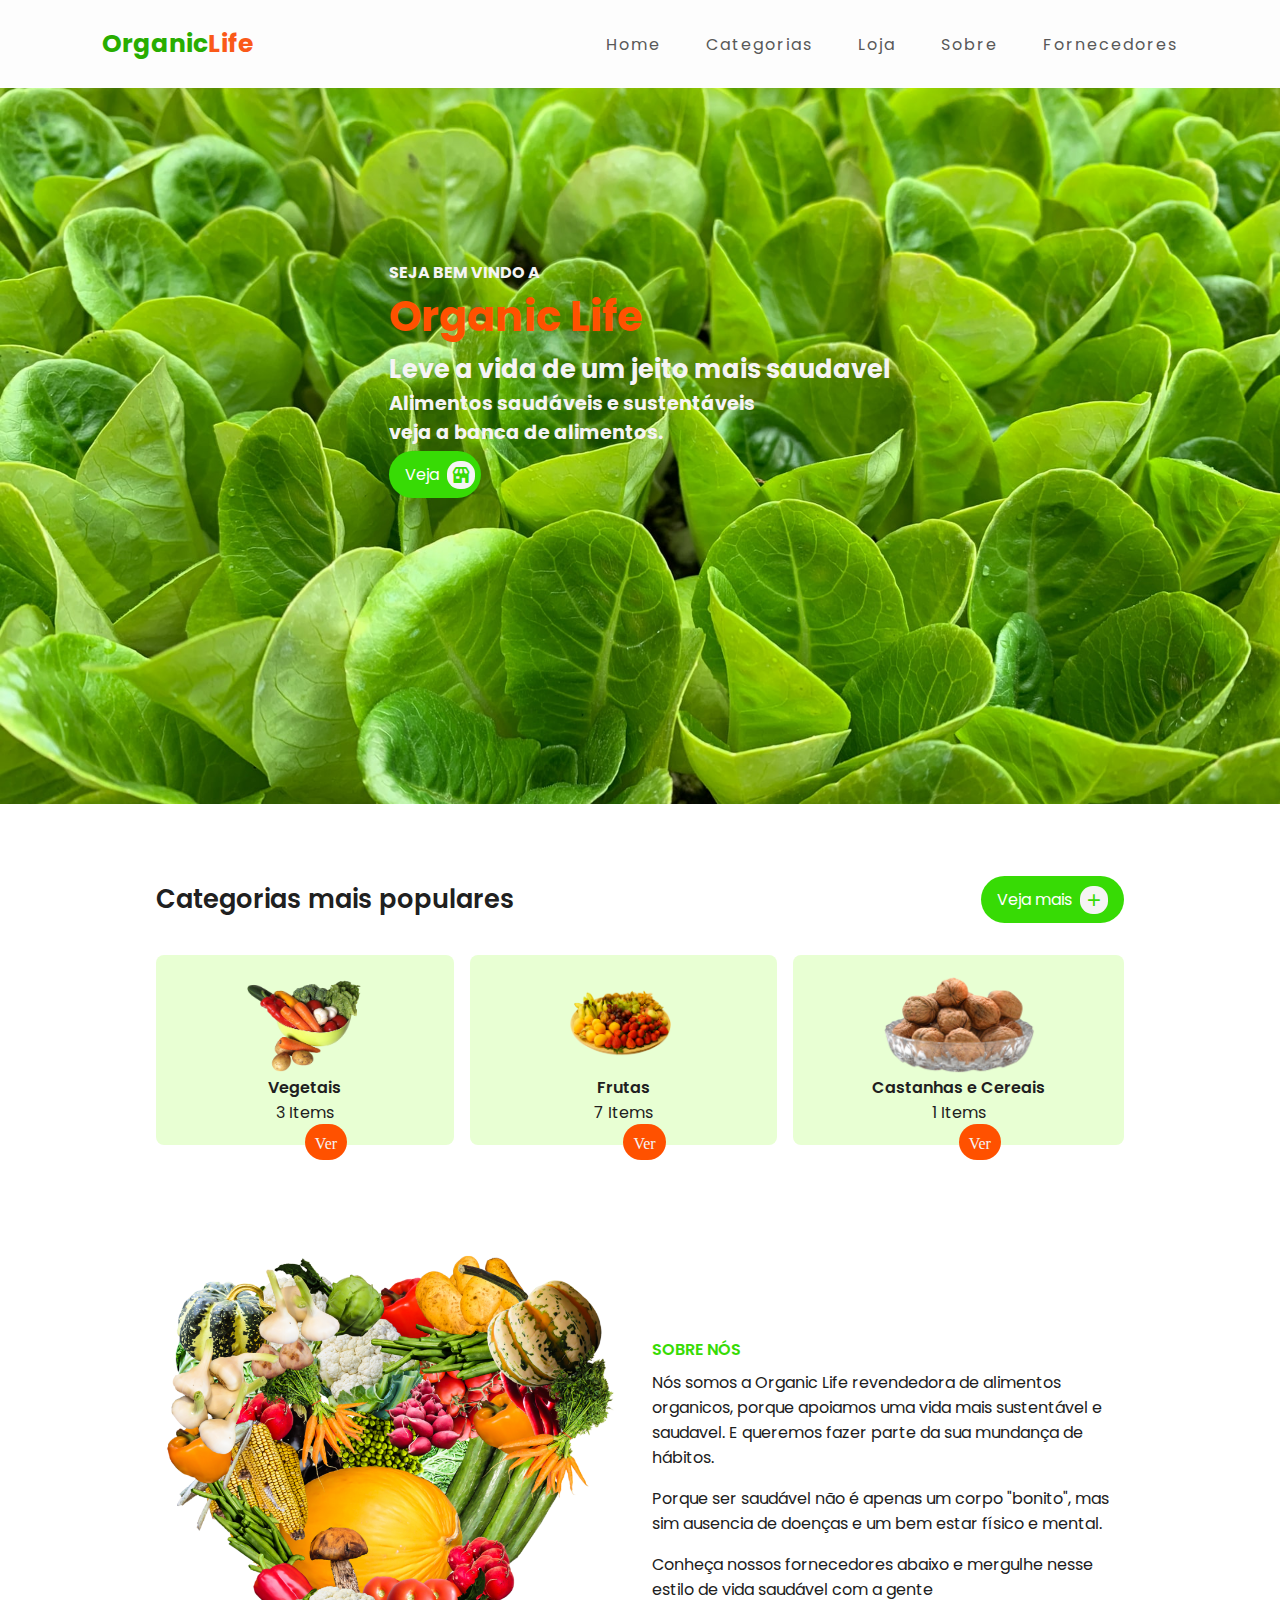
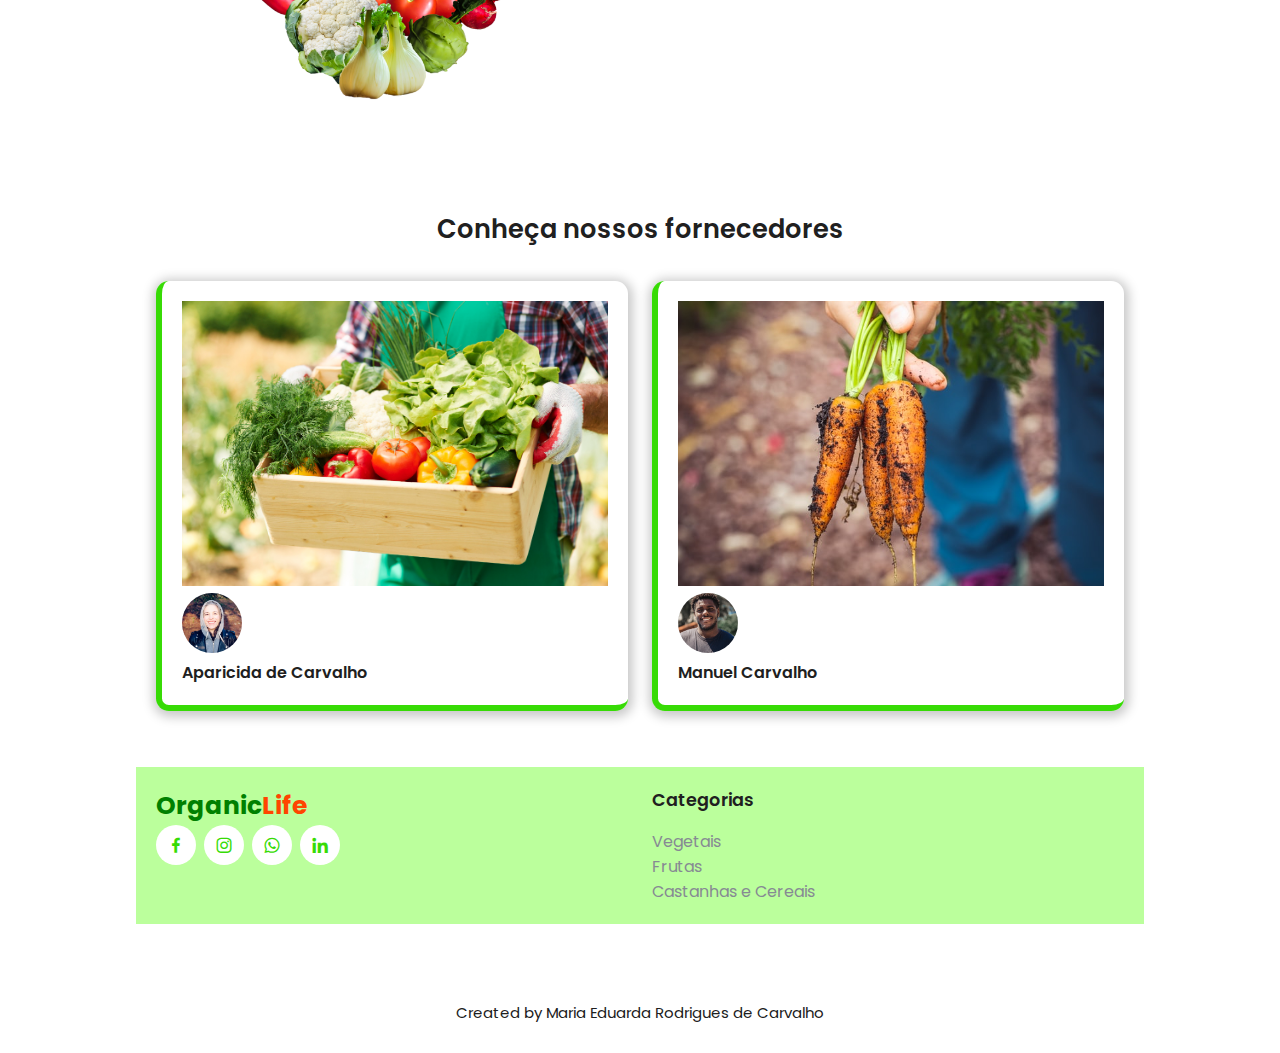
<file: index.html>
<!DOCTYPE html>
<html lang="pt-br">
<head>
    <meta charset="UTF-8">
    <meta http-equiv="X-UA-Compatible" content="IE=edge">
    <meta name="viewport" content="width=device-width, initial-scale=1.0">
    <title>Organic Life</title>
    <link rel="shortcut icon" href="imgs/favicon.ico"> 
    <link rel="stylesheet" href="CSS/style.css">
    <link rel="stylesheet" href="https://cdnjs.cloudflare.com/ajax/libs/font-awesome/5.15.4/css/all.min.css">
    <link href='https://unpkg.com/boxicons@2.0.9/css/boxicons.min.css' rel='stylesheet'>
</head>
<body>
    <header>
        <a href="index.html" class="logo"><span>Organic</span>Life</a>
        <nav id="nav">
           <i id="btn" class="fas fa-bars"></i>
            <ul id="menu"> 
                <li><a href="index.html">Home</a></li>
                <li><a href="#categorias">Categorias</a></li>
                <li><a href="shop.html">Loja</a></li>
                <li><a href="#sobre">Sobre</a>
                <li><a href="#conheca">Fornecedores</a></li>
            </ul>
        </nav>
        <script src="JS/Menu.js"></script>
    </header>
    <section class="home" id="home">
        <div class="hometexto">
            <span>Seja bem vindo a</span>
            <h1>Organic Life</h1>
            <h2>Leve a vida de um jeito mais saudavel</h2>
            <h3>Alimentos saudáveis e sustentáveis <br> veja a banca de alimentos.</h3>
            <a href="shop.html" class="btn-home">Veja<i class='bx bxs-store'></i></a>
        </div>
    </section>

    <section class="categorias" id="categorias">
        <div class="cabecalho">
            <h1>Categorias mais populares</h1>
            <a href="shop.html" class="btn-home">Veja mais<i class='bx bx-plus'></i></a>
        </div>
        <!--Categorias-->
        <div class="container">
            <!--Box 1-->
            <div class="box box1">
                <img src="imgs/Vegetais.png" alt="">
                <h2>Vegetais</h2>
                <span>3 Items</span>
                <a href="vegetais.html"><i class='bx'>Ver</i></a> 
            </div>
            <!--Box 2-->
            <div class="box box2">
                <img src="imgs/Frutas.png" alt="">
                <h2>Frutas</h2>
                <span>7 Items</span>
                <a href="frutas.html"><i class='bx'>Ver</i></a> 
            </div>
            <!--Box 3-->
            <div class="box box3">
                <img src="imgs/Castanhas.png" alt="">
                <h2>Castanhas e Cereais</h2>
                <span>1 Items</span>
                <a href="castanhas.html"><i class='bx'>Ver</i></a>  
            </div>
        </div>
    </section>
    
    <!-- Sobre -->
    <section class="sobre" id="sobre">
        <img src="imgs/coracao.png" alt="">
        <div class="sobre-texto">
            <span>Sobre Nós</span>
            <p>Nós somos a Organic Life revendedora de alimentos organicos, porque apoiamos uma vida mais sustentável e saudavel. E queremos fazer parte da sua mundança de hábitos.</p>
            <p>Porque ser saudável não é apenas um corpo "bonito", mas sim ausencia de doenças e um bem estar físico e mental.</p>
            <p>Conheça nossos fornecedores abaixo e mergulhe nesse estilo de vida saudável com a gente</p>
        </div>
    </section>

    <!-- Conheça o trabalho-->
    <section class="conheca" id="conheca">
        <h2>Conheça nossos fornecedores</h2>

        <div class="conheca-container">
            <div class="box">
                <img src="imgs/ved-1.jpg" alt="">
                <div class="img">
                    <img src="imgs/ved1.jpg" alt="">
                    <h3>Aparicida de Carvalho</h3>
                </div>
            </div>
            <div class="box">
                <img src="imgs/ved-2.jpg" alt="">
                <div class="img">
                    <img src="imgs/ved2.jpg" alt="">
                    <h3>Manuel Carvalho</h3>
                </div>
            </div>
            </div>
        </div>
    </section>

    <!--Footer-->
    <section class="footer" id="footer">
        <div clas="footer-box">
            <a href="index.html" class="logo"><span>Organic</span>Life</a>
            <div class="social">
                <a href="#"><i class='bx bxl-facebook'></i></a>
                <a href="#"><i class='bx bxl-instagram'></i></a>
                <a href=""><i class='bx bxl-whatsapp'></i></a>
                <a href=""><i class='bx bxl-linkedin'></i></a>
            </div>
        </div>
        <!--Criado Por-->
        <div class="footer-box">
            <h2>Categorias</h2>
            <a href="vegetais.html">Vegetais</a>
            <a href="frutas.html">Frutas</a>
            <a href="castanhas.html">Castanhas e Cereais</a>
        </div>
    </section>
    <section>
        <div class="copyright">
            <p> Created by Maria Eduarda Rodrigues de Carvalho</p>
        </div>
    </section>
</body>
</html>
</file>
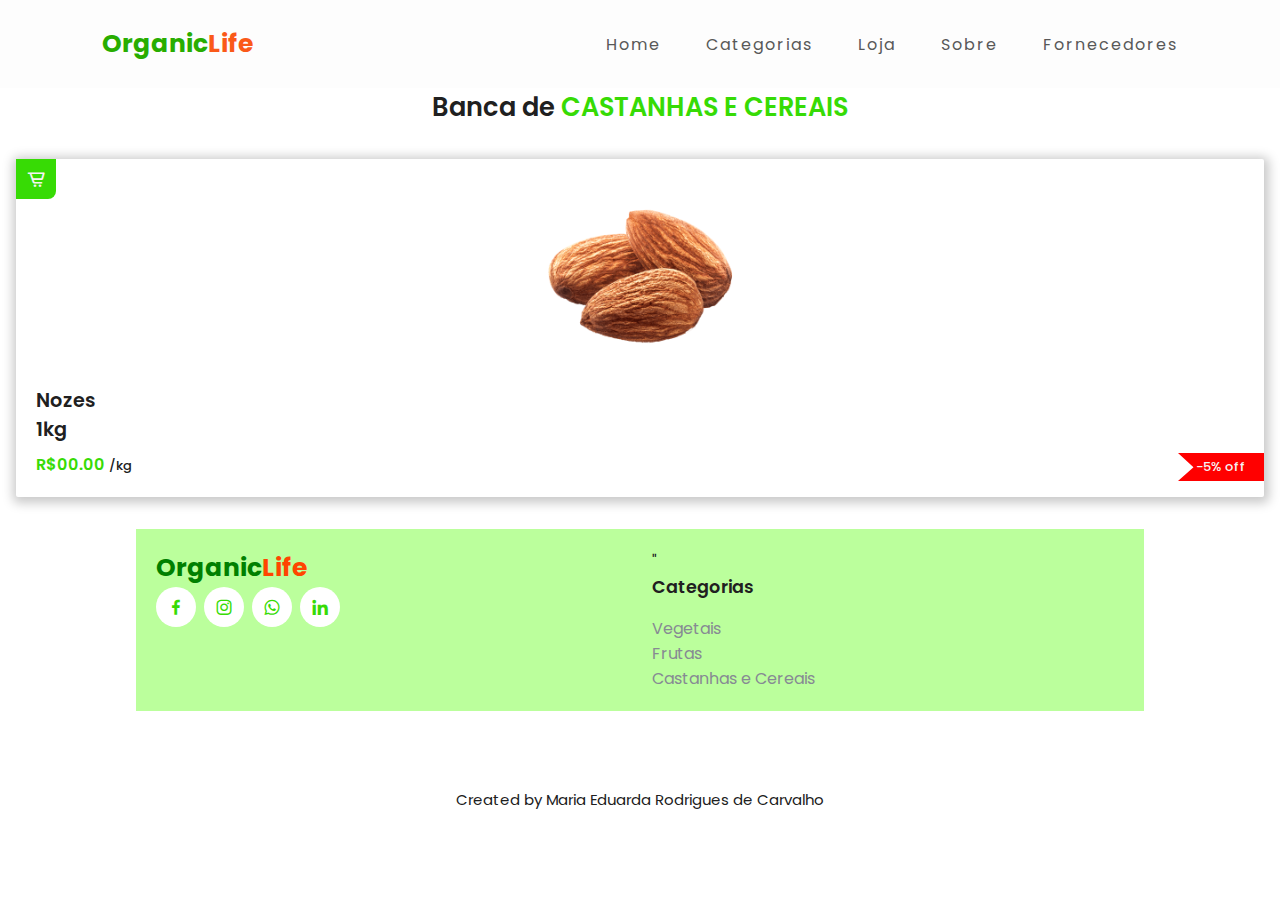
<file: castanhas.html>
<!DOCTYPE html>
<html lang="pt-br">
<head>
    <meta charset="UTF-8">
    <meta http-equiv="X-UA-Compatible" content="IE=edge">
    <meta name="viewport" content="width=device-width, initial-scale=1.0">
    <title>Oastanhas e Cereais</title>
    <link rel="shortcut icon" href="imgs/favicon.ico">
    <link rel="stylesheet" href="CSS/style.css">
    <link href='https://unpkg.com/boxicons@2.0.9/css/boxicons.min.css' rel='stylesheet'>
    <link rel="stylesheet" href="https://cdnjs.cloudflare.com/ajax/libs/font-awesome/5.15.4/css/all.min.css">
</head>
<body>
    <header>
        <a href="index.html" class="logo"><span>Organic</span>Life</a>
        <nav id="nav">
           <i id="btn" class="fas fa-bars"></i>
            <ul id="menu"> 
                <li><a href="index.html">Home</a></li>
                <li><a href="index.html">Categorias</a></li>
                <li><a href="shop.html">Loja</a></li>
                <li><a href="index.html">Sobre</a></li>
                <li><a href="index.html">Fornecedores</a></li>
            </ul>
        </nav>
        <script src="JS/Menu.js"></script>
    </header>
    <div class="produto-texto">
        <h1>Banca de <span>Castanhas e Cereais</span></h1>
        <style> h1{
            text-align: center;
        }
        .produtos-container{
            padding-left: 1rem;
            padding-right: 1rem;
        }
        </style>
    </div>

    <!--Container produtos-->
    <div class="produtos-container">
        <!--Box 5-->
        <div class="box">
            <img src="imgs/img5.png" alt="">
            <h2>Nozes <br>1kg</h2>
            <h3 class="preco">R$00.00 <span>/kg</span></h3>
            <i class='bx bx-cart-alt'></i>
            <span class="desconto">-5% off</span>
        </div>
    </div>
     <!--Footer-->
     <section class="footer" id="footer">
        <div clas="footer-box">
            <a href="index.html" class="logo"><span>Organic</span>Life</a>
            <div class="social">
                <a href="#"><i class='bx bxl-facebook'></i></a>
                <a href="#"><i class='bx bxl-instagram'></i></a>
                <a href=""><i class='bx bxl-whatsapp'></i></a>
                <a href=""><i class='bx bxl-linkedin'></i></a>
            </div>
         </div>
            <!--Criado Por-->
        <div class="footer-box">"
            <h2>Categorias</h2>
            <a href="vegetais.html">Vegetais</a>
            <a href="frutas.html">Frutas</a>
            <a href="castanhas.html">Castanhas e Cereais</a>
        </div>
    </section>
    <section>
        <div class="copyright">
            <p> Created by Maria Eduarda Rodrigues de Carvalho</p>
        </div>
    </section>
</body>
</html>
</file>
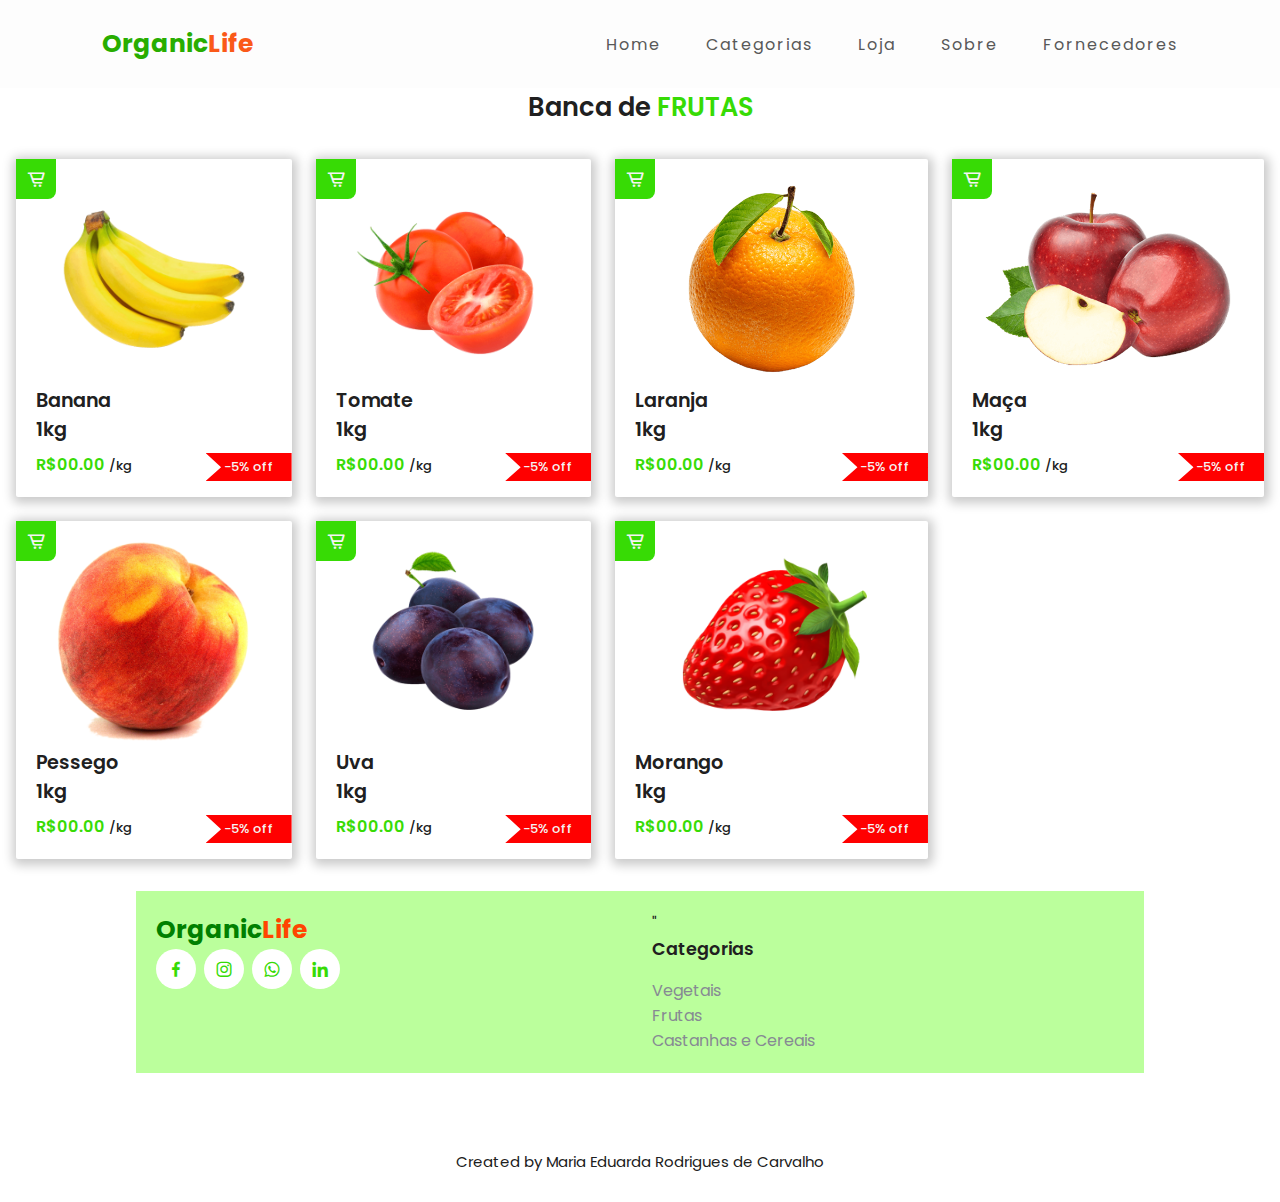
<file: frutas.html>
<!DOCTYPE html>
<html lang="pt-br">
<head>
    <meta charset="UTF-8">
    <meta http-equiv="X-UA-Compatible" content="IE=edge">
    <meta name="viewport" content="width=device-width, initial-scale=1.0">
    <title>Frutas</title>
    <link rel="shortcut icon" href="imgs/favicon.ico">
    <link rel="stylesheet" href="CSS/style.css">
    <link href='https://unpkg.com/boxicons@2.0.9/css/boxicons.min.css' rel='stylesheet'>
    <link rel="stylesheet" href="https://cdnjs.cloudflare.com/ajax/libs/font-awesome/5.15.4/css/all.min.css">
</head>
<body>
    <header>
        <a href="index.html" class="logo"><span>Organic</span>Life</a>
        <nav id="nav">
           <i id="btn" class="fas fa-bars"></i>
            <ul id="menu"> 
                <li><a href="index.html">Home</a></li>
                <li><a href="index.html">Categorias</a></li>
                <li><a href="shop.html">Loja</a></li>
                <li><a href="index.html">Sobre</a></li>
                <li><a href="index.html">Fornecedores</a></li>
            </ul>
        </nav>
        <script src="JS/Menu.js"></script>
    </header>
    <div class="produto-texto">
        <h1>Banca de <span>Frutas</span></h1>
        <style> h1{
            text-align: center;
        }
        .produtos-container{
            padding-left: 1rem;
            padding-right: 1rem;
        }
        </style>
    </div>

    <!--Container produtos-->
    <div class="produtos-container">
         <!--Box 2-->
         <div class="box">
            <img src="imgs/img2.png" alt="">
            <h2>Banana <br>1kg</h2>
            <h3 class="preco">R$00.00 <span>/kg</span></h3>
            <i class='bx bx-cart-alt'></i>
            <span class="desconto">-5% off</span>
        </div>
         <!--Box 3-->
         <div class="box">
            <img src="imgs/img3.png" alt="">
            <h2>Tomate <br>1kg</h2>
            <h3 class="preco">R$00.00 <span>/kg</span></h3>
            <i class='bx bx-cart-alt'></i>
            <span class="desconto">-5% off</span>
        </div>
         <!--Box 4-->
         <div class="box">
            <img src="imgs/img4.png" alt="">
            <h2>Laranja <br>1kg</h2>
            <h3 class="preco">R$00.00 <span>/kg</span></h3>
            <i class='bx bx-cart-alt'></i>
            <span class="desconto">-5% off</span>
        </div>
        <div class="box">
            <img src="imgs/img6.png" alt="">
            <h2>Maça <br>1kg</h2>
            <h3 class="preco">R$00.00 <span>/kg</span></h3>
            <i class='bx bx-cart-alt'></i>
            <span class="desconto">-5% off</span>
        </div>
        <div class="box">
            <img src="imgs/img8.png" alt="">
            <h2>Pessego <br>1kg</h2>
            <h3 class="preco">R$00.00 <span>/kg</span></h3>
            <i class='bx bx-cart-alt'></i>
            <span class="desconto">-5% off</span>
        </div>
         <!--Box 9-->
         <div class="box">
            <img src="imgs/img9.png" alt="">
            <h2>Uva <br>1kg</h2>
            <h3 class="preco">R$00.00 <span>/kg</span></h3>
            <i class='bx bx-cart-alt'></i>
            <span class="desconto">-5% off</span>
        </div>
        <div class="box">
            <img src="imgs/img11.png" alt="">
            <h2>Morango <br>1kg</h2>
            <h3 class="preco">R$00.00 <span>/kg</span></h3>
            <i class='bx bx-cart-alt'></i>
            <span class="desconto">-5% off</span>
        </div>  
    </div>
     <!--Footer-->
     <section class="footer" id="footer">
        <div clas="footer-box">
            <a href="index.html" class="logo"><span>Organic</span>Life</a>
            <div class="social">
                <a href="#"><i class='bx bxl-facebook'></i></a>
                <a href="#"><i class='bx bxl-instagram'></i></a>
                <a href=""><i class='bx bxl-whatsapp'></i></a>
                <a href=""><i class='bx bxl-linkedin'></i></a>
            </div>
         </div>
            <!--Criado Por-->
        <div class="footer-box">"
            <h2>Categorias</h2>
            <a href="vegetais.html">Vegetais</a>
            <a href="frutas.html">Frutas</a>
            <a href="castanhas.html">Castanhas e Cereais</a>
        </div>
    </section>
    <section>
        <div class="copyright">
            <p> Created by Maria Eduarda Rodrigues de Carvalho</p>
        </div>
    </section>
</body>
</html>
</file>
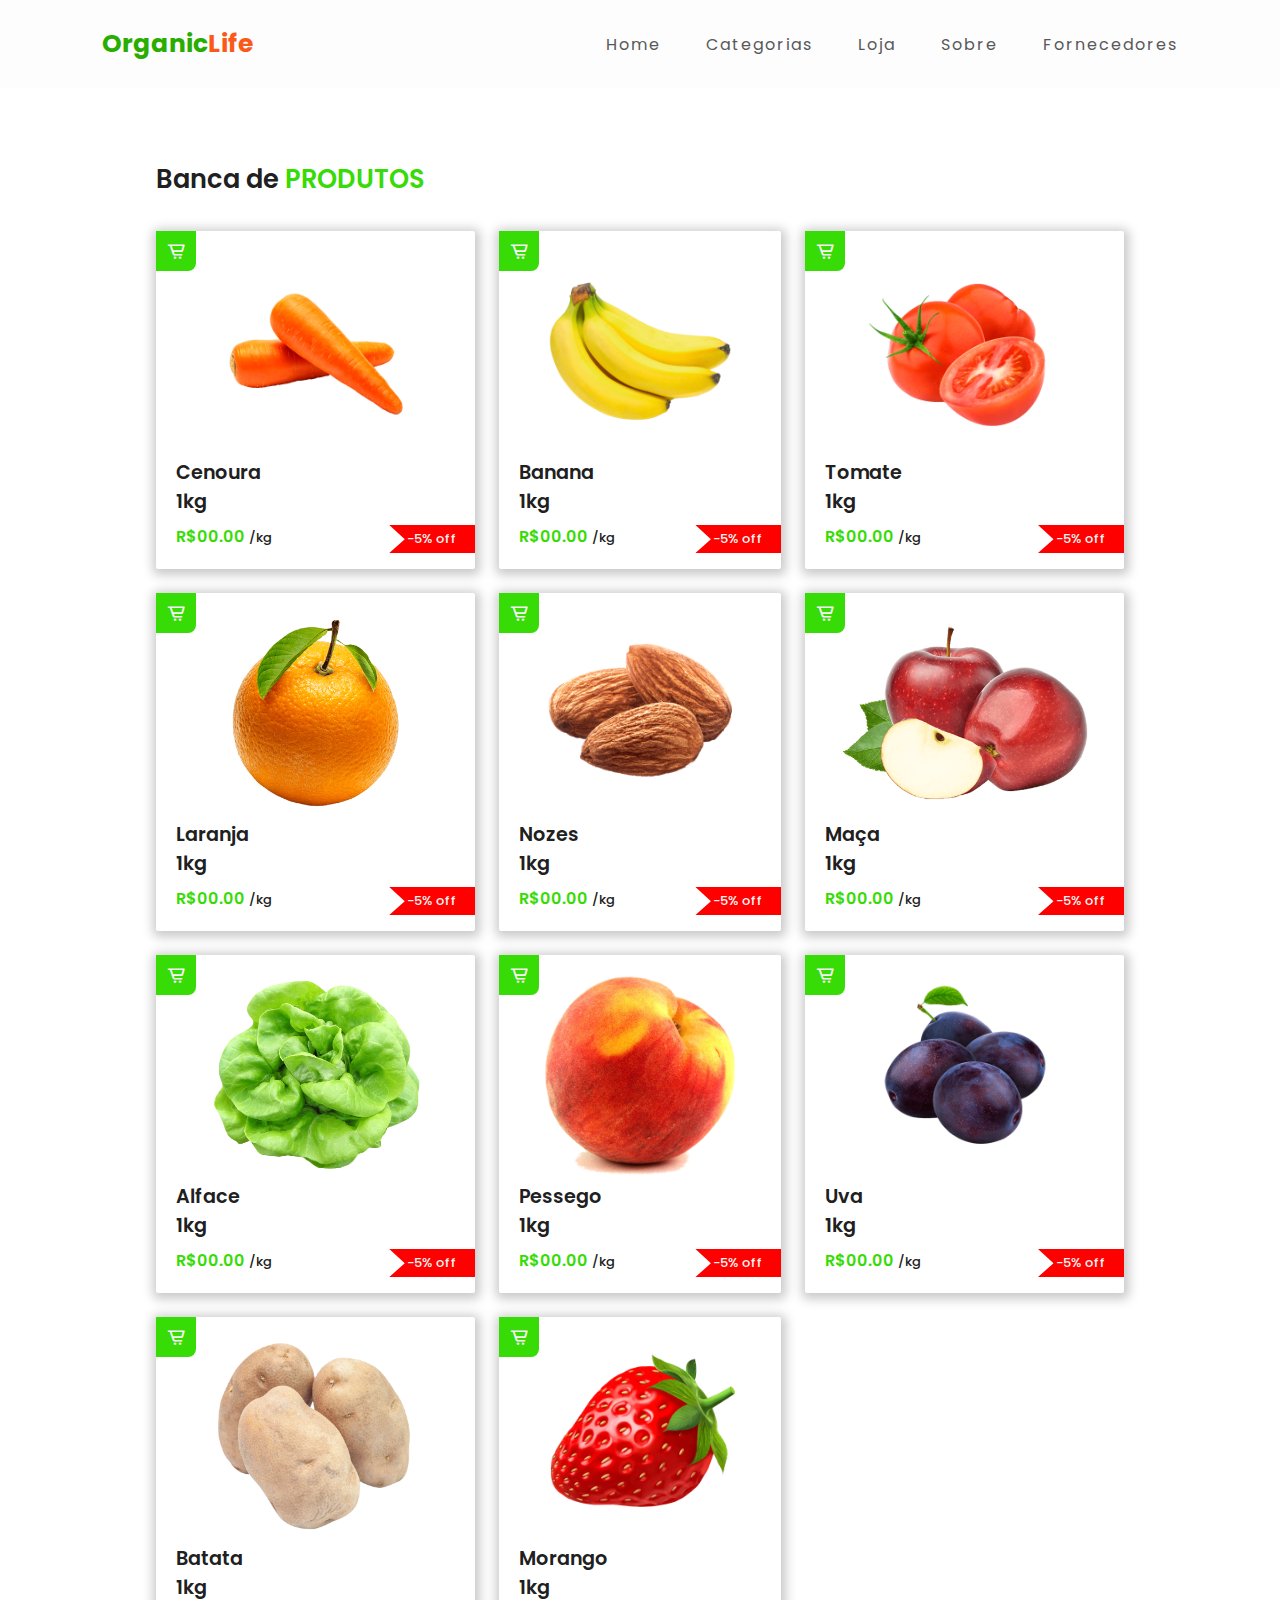
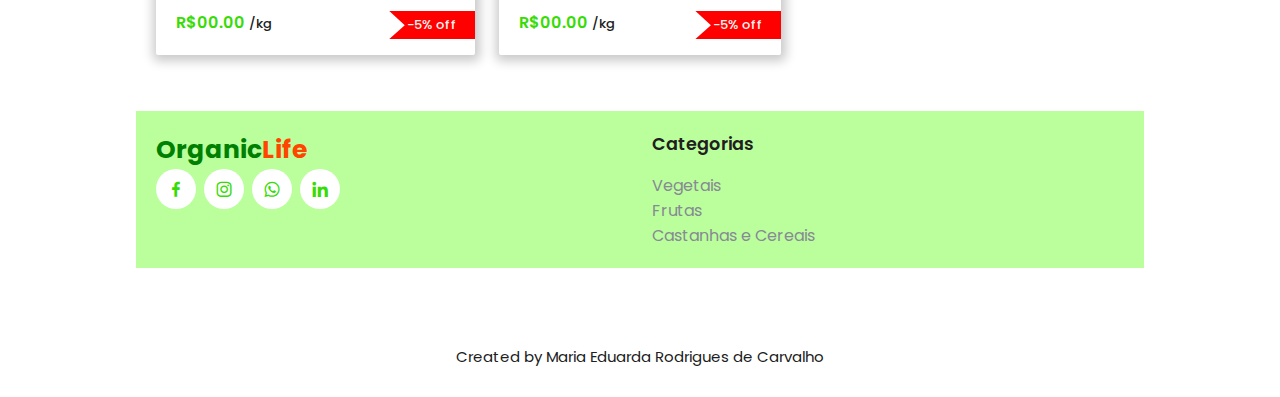
<file: shop.html>
<!DOCTYPE html>
<html lang="pt-br">
<head>
    <meta charset="UTF-8">
    <meta http-equiv="X-UA-Compatible" content="IE=edge">
    <meta name="viewport" content="width=device-width, initial-scale=1.0">
    <title>Banca de Produtos</title>
    <link rel="shortcut icon" href="imgs/favicon.ico">
    <link rel="stylesheet" href="CSS/style.css">
    <link href='https://unpkg.com/boxicons@2.0.9/css/boxicons.min.css' rel='stylesheet'>
    <link rel="stylesheet" href="https://cdnjs.cloudflare.com/ajax/libs/font-awesome/5.15.4/css/all.min.css">
</head>
<body>
    <header>
        <a href="index.html" class="logo"><span>Organic</span>Life</a>
        <nav id="nav">
           <i id="btn" class="fas fa-bars"></i>
            <ul id="menu"> 
                <li><a href="index.html">Home</a></li>
                <li><a href="index.html">Categorias</a></li>
                <li><a href="shop.html">Loja</a></li>
                <li><a href="index.html">Sobre</a></li>
                <li><a href="index.html">Fornecedores</a></li>
            </ul>
        </nav>
        <script src="JS/Menu.js"></script>
    </header>
    <section class="produto" id="produto">
        <div class="produto-texto">
            <h1>Banca de <span>Produtos</span></h1>
        </div>

        <!--Container produtos-->
        <div class="produtos-container">
            <!--Box 1-->
            <div class="box">
                <img src="imgs/img1.png" alt="">
                <h2>Cenoura <br>1kg</h2>
                <h3 class="preco">R$00.00 <span>/kg</span></h3>
                <i class='bx bx-cart-alt'></i>
                <span class="desconto">-5% off</span>
            </div>
             <!--Box 2-->
             <div class="box">
                <img src="imgs/img2.png" alt="">
                <h2>Banana <br>1kg</h2>
                <h3 class="preco">R$00.00 <span>/kg</span></h3>
                <i class='bx bx-cart-alt'></i>
                <span class="desconto">-5% off</span>
            </div>
             <!--Box 3-->
             <div class="box">
                <img src="imgs/img3.png" alt="">
                <h2>Tomate <br>1kg</h2>
                <h3 class="preco">R$00.00 <span>/kg</span></h3>
                <i class='bx bx-cart-alt'></i>
                <span class="desconto">-5% off</span>
            </div>
             <!--Box 4-->
             <div class="box">
                <img src="imgs/img4.png" alt="">
                <h2>Laranja <br>1kg</h2>
                <h3 class="preco">R$00.00 <span>/kg</span></h3>
                <i class='bx bx-cart-alt'></i>
                <span class="desconto">-5% off</span>
            </div>
             <!--Box 5-->
             <div class="box">
                <img src="imgs/img5.png" alt="">
                <h2>Nozes <br>1kg</h2>
                <h3 class="preco">R$00.00 <span>/kg</span></h3>
                <i class='bx bx-cart-alt'></i>
                <span class="desconto">-5% off</span>
            </div>
             <!--Box 6-->
             <div class="box">
                <img src="imgs/img6.png" alt="">
                <h2>Maça <br>1kg</h2>
                <h3 class="preco">R$00.00 <span>/kg</span></h3>
                <i class='bx bx-cart-alt'></i>
                <span class="desconto">-5% off</span>
            </div>
             <!--Box 7-->
             <div class="box">
                <img src="imgs/img7.png" alt="">
                <h2>Alface <br>1kg</h2>
                <h3 class="preco">R$00.00 <span>/kg</span></h3>
                <i class='bx bx-cart-alt'></i>
                <span class="desconto">-5% off</span>
            </div>
             <!--Box 8-->
             <div class="box">
                <img src="imgs/img8.png" alt="">
                <h2>Pessego <br>1kg</h2>
                <h3 class="preco">R$00.00 <span>/kg</span></h3>
                <i class='bx bx-cart-alt'></i>
                <span class="desconto">-5% off</span>
            </div>
             <!--Box 9-->
             <div class="box">
                <img src="imgs/img9.png" alt="">
                <h2>Uva <br>1kg</h2>
                <h3 class="preco">R$00.00 <span>/kg</span></h3>
                <i class='bx bx-cart-alt'></i>
                <span class="desconto">-5% off</span>
            </div>
             <!--Box 10-->
             <div class="box">
                <img src="imgs/img10.png" alt="">
                <h2>Batata <br>1kg</h2>
                <h3 class="preco">R$00.00 <span>/kg</span></h3>
                <i class='bx bx-cart-alt'></i>
                <span class="desconto">-5% off</span>
            </div>
             <!--Box 11-->
             <div class="box">
                <img src="imgs/img11.png" alt="">
                <h2>Morango <br>1kg</h2>
                <h3 class="preco">R$00.00 <span>/kg</span></h3>
                <i class='bx bx-cart-alt'></i>
                <span class="desconto">-5% off</span>
            </div>
        </div>
    </section>
        <!--Footer-->
    <section class="footer" id="footer">
        <div clas="footer-box">
            <a href="index.html" class="logo"><span>Organic</span>Life</a>
            <div class="social">
                <a href="#"><i class='bx bxl-facebook'></i></a>
                <a href="#"><i class='bx bxl-instagram'></i></a>
                <a href=""><i class='bx bxl-whatsapp'></i></a>
                <a href=""><i class='bx bxl-linkedin'></i></a>
            </div>
         </div>
            <!--Criado Por-->
        <div class="footer-box">
            <h2>Categorias</h2>
            <a href="vegetais.html">Vegetais</a>
            <a href="frutas.html">Frutas</a>
            <a href="castanhas.html">Castanhas e Cereais</a>
        </div>
    </section>
    <section>
        <div class="copyright">
            <p> Created by Maria Eduarda Rodrigues de Carvalho</p>
        </div>
    </section>
</body>
</html>
</file>
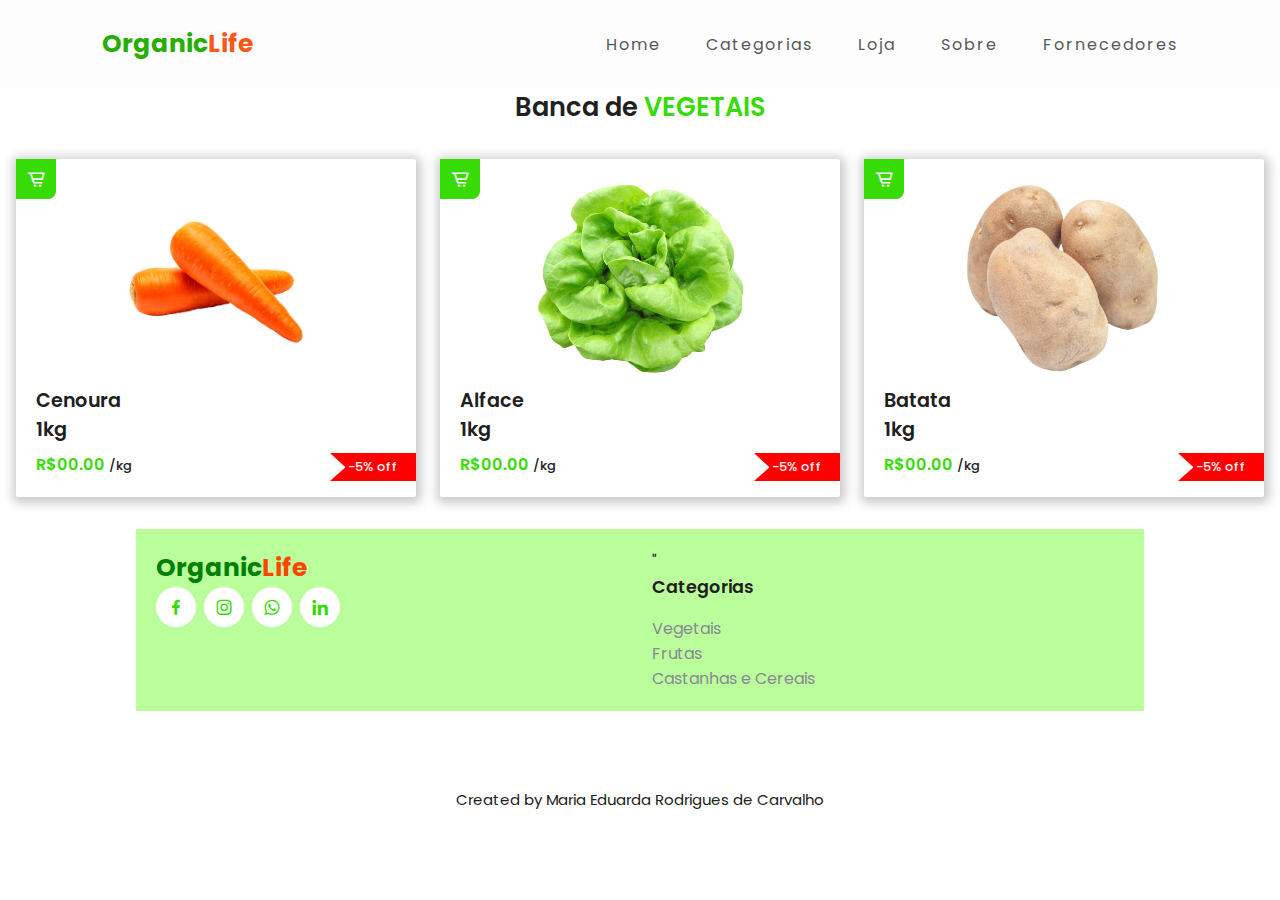
<file: vegetais.html>
<!DOCTYPE html>
<html lang="pt-br">
<head>
    <meta charset="UTF-8">
    <meta http-equiv="X-UA-Compatible" content="IE=edge">
    <meta name="viewport" content="width=device-width, initial-scale=1.0">
    <title>Vegetais</title>
    <link rel="shortcut icon" href="imgs/favicon.ico">
    <link rel="stylesheet" href="CSS/style.css">
    <link href='https://unpkg.com/boxicons@2.0.9/css/boxicons.min.css' rel='stylesheet'>
    <link rel="stylesheet" href="https://cdnjs.cloudflare.com/ajax/libs/font-awesome/5.15.4/css/all.min.css">
</head>
<body>
    <header>
        <a href="index.html" class="logo"><span>Organic</span>Life</a>
        <nav id="nav">
           <i id="btn" class="fas fa-bars"></i>
            <ul id="menu"> 
                <li><a href="index.html">Home</a></li>
                <li><a href="index.html">Categorias</a></li>
                <li><a href="shop.html">Loja</a></li>
                <li><a href="index.html">Sobre</a></li>
                <li><a href="index.html">Fornecedores</a></li>
            </ul>
        </nav>
        <script src="JS/Menu.js"></script>
    </header>
    <div class="produto-texto">
        <h1>Banca de <span>Vegetais</span></h1>
        <style> h1{
            text-align: center;
        }
        .produtos-container{
            padding-left: 1rem;
            padding-right: 1rem;
        }
        </style>
    </div>

    <!--Container produtos-->
    <div class="produtos-container">
        <!--Box 1-->
        <div class="box">
            <img src="imgs/img1.png" alt="">
            <h2>Cenoura <br>1kg</h2>
            <h3 class="preco">R$00.00 <span>/kg</span></h3>
            <i class='bx bx-cart-alt'></i>
            <span class="desconto">-5% off</span>
        </div>
        <!--Box 7-->
        <div class="box">
            <img src="imgs/img7.png" alt="">
            <h2>Alface <br>1kg</h2>
            <h3 class="preco">R$00.00 <span>/kg</span></h3>
            <i class='bx bx-cart-alt'></i>
            <span class="desconto">-5% off</span>
        </div>
        <!--Box 10-->
        <div class="box">
            <img src="imgs/img10.png" alt="">
            <h2>Batata <br>1kg</h2>
            <h3 class="preco">R$00.00 <span>/kg</span></h3>
            <i class='bx bx-cart-alt'></i>
            <span class="desconto">-5% off</span>
        </div>
    </div>
     <!--Footer-->
     <section class="footer" id="footer">
        <div clas="footer-box">
            <a href="index.html" class="logo"><span>Organic</span>Life</a>
            <div class="social">
                <a href="#"><i class='bx bxl-facebook'></i></a>
                <a href="#"><i class='bx bxl-instagram'></i></a>
                <a href=""><i class='bx bxl-whatsapp'></i></a>
                <a href=""><i class='bx bxl-linkedin'></i></a>
            </div>
         </div>
            <!--Criado Por-->
        <div class="footer-box">"
            <h2>Categorias</h2>
            <a href="vegetais.html">Vegetais</a>
            <a href="frutas.html">Frutas</a>
            <a href="castanhas.html">Castanhas e Cereais</a>
        </div>
    </section>
    <section>
        <div class="copyright">
            <p> Created by Maria Eduarda Rodrigues de Carvalho</p>
        </div>
    </section>
</body>
</html>
</file>
<file: CSS/style.css>
@import url('https://fonts.googleapis.com/css2?family=Poppins:wght@200;300;400;500;600;700;900&display=swap');
*{
    font-family: 'Poppins', sans-serif;
    text-decoration: none;
    list-style: none;
    margin: 0;
    padding: 0;
    box-sizing: none;
}
/* Variavéis */
:root{
    --green-color: #37db05;
    --orange-color: rgb(255, 81, 0);
    --text-color: rgb(32, 32, 32) ;
    --bg-color: rgb(245, 244, 244) ; 
}
/* Customização de barra de rolagem */
::-webkit-scrollbar{
    width: 0.5rem;
    background: var(--bg-color);
}
::-webkit-scrollbar-thumb{
    width: 0.5rem;
    background: var(--green-color);
    border-radius: 5rem;
}

img{
    width: 100%;
}

body{
    color: var(--text-color);
}

section{
    padding: 4.5rem 0 1.5rem;
}

header{
    position: static;
    top: 0;
    left: 0;
    right: 0;
    z-index: 1000;
    display: flex;
    align-items: center;
    justify-content: space-between;
    background: rgb(253, 253, 253);
    padding: 25px 8%;
    box-shadow: 25px rgba(56, 56, 56, 0.1);
}

header .logo{
    font-size: 25px;
    font-weight: bolder;
    color: rgb(250, 89, 25);
}

header .logo span{
    color: #28ad00;
}

header #nav ul{
    list-style: none;
    display: inline-flex;
}

header #nav ul li{
    letter-spacing: 2px;
    margin-left: 25px;
}

header #nav ul li a{
    font-size: 16px;
    margin-left: 20px;
    color: rgb(88, 88, 88);
}

header #nav ul li a:hover{
    color:var(--green-color);
}

header #nav ul li #entrar{
    color: var(--green-color);
}

header #nav ul li #entrar:hover{
    color: var(--text-color);
}

#btn{
    font-size: 25px;
	color: rgb(20, 20, 20);
	float: right;
	line-height: 20px;
	margin-right: 20px;
	cursor: pointer;
    display: none;
}

/* responsivo */
@media (max-width: 1024px){
    header .logo{
        font-size: 20px;
        padding-left: 40px;
    }
    ul li a{
        font-size: 18px;
    }
}
@media (max-width: 983px){
    #btn{
        display: block;
    }
    #nav #menu{
        display: block;
        position: absolute;
        width: 100%;
        top: 70px;
        right: 0px;
        height: 0px;
        transition:  .6s;
        background: rgb(231, 231, 231);
        z-index: 1000;
        visibility: hidden;
        overflow-x: hidden;
        overflow-y: hidden;
    }
    #nav.active #menu{
        height: calc(100vh - 70px);
        visibility: visible;
        overflow-y: auto;
    }
    #menu li{
        padding: 1rem 0;
        margin: 0 1rem;
        border-bottom: 1px solid rgba(0, 0, 0, .05);
    }
}

/*home*/
.home{
    position: relative;
    width: 100%;
    min-height: 620px;
    display: flex;
    align-items: center;
    background-image: url(../imgs/back.jpg);
    background-repeat: no-repeat;
    background-size: cover;
    background-position: center;
}

.hometexto{
    margin-top: 100px;
    margin-bottom: auto;
    margin-left: auto;
    margin-right: auto;
}

.hometexto span{
    font-weight: 700;
    text-transform: uppercase;
    color: var(--bg-color);
}

.hometexto h1{
    font-size: 2.6rem;
    font-weight: 700;
    margin-bottom: 2px;
    color: var(--orange-color);
}

.hometexto h2{
    color: var(--bg-color);
    font-size: 1.6rem;
}

.hometexto h3{
    color: var(--bg-color);
    font-size: 1.2rem;
    margin-bottom: 4px;
}

.btn-home{
    padding: 0.6rem 1rem;
    background: var(--green-color);
    color: white;
    font-weight: 400;
    border-radius: 5rem;
    display: flex;
    align-items: center;
    justify-content: space-between;
    column-gap: 0.5rem;
    max-width: 60px;
    cursor: pointer;
}

.btn-home:hover{
    background: var(--orange-color);
    transition: 0.4s ease;

}

.btn-home .bx{
    padding: 4px;
    background: var(--bg-color);
    color: var(--green-color);
    border-radius: 0.8rem;
    font-size: 20px;
    margin: auto;
}

/* categorias */
.categorias .btn-home{
    padding: 0.6rem 1rem;
    background: var(--green-color);
    color: white;
    font-weight: 400;
    border-radius: 5rem;
    display: flex;
    align-items: center;
    justify-content: space-between;
    column-gap: 0.5rem;
    max-width: 120px;
    cursor: pointer;
}

.categorias .btn-home:hover{
    background: var(--orange-color);
    transition: 0.4s ease;
}

.categorias .cabecalho{
    display: flex;
    justify-content: space-between;
    align-items: center;
}

.categorias .cabecalho h1{
    font-size: 1.6rem;
    font-weight: 600;
}

.categorias{
    max-width: 968px;
    margin-left: auto;
    margin-right: auto;
}

.categorias .container{
    display: grid;
    grid-template-columns: repeat(auto-fit,minmax(180px,auto));
    gap: 1rem;
    margin-top: 2rem;
}

.categorias .container .box{
    position: relative;
    display: flex;
    flex-direction: column;
    align-items: center;
    padding: 20px;
    border-radius: 0.5rem;
    background: #e8ffd3;
}

.categorias .container .box img{
    width: 100%;
    height: 100px;
    object-fit: contain;
    object-position: center;
}

.categorias .container .box h2{
    font-size: 1rem;
    font-weight: 600;
}

.categorias .container .box .bx{
    padding: 10px;
    background: var(--orange-color);
    color: var(--bg-color);
    border-radius: 6rem;
    margin-top: 2rem;
    position: absolute;
    bottom: -8%;
    cursor: pointer;
}

.categorias .container .box .bx:hover{
    background: var(--green-color);
    transition: 0.4s all linear;
}

/* Produtos */
.produto-texto h1{
    font-size: 1.6rem;
    font-weight: 600;
}

.produto-texto span{
    font-weight: 600;
    text-transform: uppercase;
    color: var(--green-color);
}

.produto{
    max-width: 968px;
    margin-left: auto;
    margin-right: auto;
}

.produtos-container{
    display: grid;
    grid-template-columns: repeat(auto-fit, minmax(260px, auto));
    gap: 1.5rem;
    margin-top: 2rem;
}

.produtos-container .box{
    padding: 20px;
    box-shadow: 1px 2px 11px 4px rgb(201, 201, 201);
    border-radius: 2px;
    position: relative;
}

.produtos-container .box img{
    width: 100%;
    height: 200px;
    object-fit: contain;
    object-position: center;
}

.produtos-container .box span{
    font-weight: 500;
    font-size: 13px;
}

.produtos-container .box h2{
    font-size: 1.2rem;
    font-weight: 600;
}

.produtos-container .box .preco{
    font-size: 1rem;
    font-weight: 600;
    margin-top: 0.5rem;
    color: var(--green-color);
}

.produtos-container .box .preco span{
    color: var(--text-color);
}

.produtos-container .box .bx-cart-alt{
    position: absolute;
    top: 0;
    left: 0;
    padding: 10px;
    background: var(--green-color);
    color: var(--bg-color);
    font-size: 20px;
    border-radius: 0rem 0 0.5rem 0;
}

.produtos-container .box .bx-cart-alt:hover{
    background: yellowgreen;
    transition: 0.4s all linear;
    cursor: pointer;
}

.produtos-container .box .desconto{
    position: absolute;
    bottom: 1rem;
    right: 0;
    background: red;;
    color: var(--bg-color);
    padding: 4px 18px;
    cursor: pointer;
    clip-path: polygon(100% 0, 100% 50%, 100% 100%, 0% 100%, 18% 51%, 0% 0%);
}

/* Sobre */
.sobre{
    max-width: 968px;
    margin-left: auto;
    margin-right: auto;
    display: grid;
    grid-template-columns: repeat(auto-fit, minmax(21rem,auto));
    align-items: center;
    gap: 1.5rem;
}

.sobre-texto span{
    font-weight: 600;
    text-transform: uppercase;
    color: var(--green-color);
}

.sobre-texto p{
    margin: 0.5rem 0 1rem;
}

/* Conheça */
.conheca{
    max-width: 968px;
    margin-left: auto;
    margin-right: auto;
}

.conheca h2{
    text-align: center;
    font-size: 1.6rem;
    font-weight: 600;

}
.conheca-container{
    display: grid;
    grid-template-columns: repeat(auto-fit, minmax(280px, auto));
    align-items: center;
    gap: 1.5rem;
    margin-top: 2rem;
}

.conheca-container .box{
    padding: 20px;
    box-shadow: 1px 2px 11px 4px rgb(201, 201, 201);
    border-bottom: 6px solid var(--green-color);
    border-left: 6px solid var(--green-color);
    border-radius: 0.8rem;
    cursor: pointer;
}

.conheca-container .box:hover{
    transform: translateY(10px);
    transition: 0.2s all linear;
}

.img img{
    width: 60px;
    height: 60px;
    border-radius: 50%;
    object-fit: cover;
    object-position: center;
}

.img h3{
    font-size: 1rem;
    font-weight: 600;
}

/* Footer */

.footer{
    max-width: 968px;
    margin-left: auto;
    margin-right: auto;
    display: grid;
    grid-template-columns: repeat(auto-fit, minmax(200px,auto));
    gap: 1.5rem;
    margin-top: 2rem;
    background: rgb(187, 255, 156);
    padding: 20px;
}

.footer-box{
    display: flex;
    flex-direction: column;
}

.footer .logo{
    font-size: 25px;
    font-weight: bolder;
    color: orangered;
}

.footer .logo span{
    color: green;
}

.social{
    display: flex;
    align-items: center;
    column-gap: 0.5rem;
}

.social .bx{
    padding: 10px;
    background: white;
    color: var(--green-color);
    border-radius: 5rem;
    font-size: 20px;
}

.social .bx:hover{
    background: var(--green-color);
    color: white;
    transition: 0.4s all linear;
}

.footer-box h2{
    font-size: 1.1rem;
    font-weight: 600;
    margin-bottom: 1rem;
}

.footer-box a{
    color: #868a93;
}

.footer-box a:hover{
    color: red;
}
/* Criado */
.copyright{
    text-align: center;
    padding: 5px;
    font-size: 15px;
}

/* Resposivo */

@media (max-width:991px){
    section{
        padding: 50px 4%;
    }
    .hometexto h1{
        font-size: 2rem;
    }
    .hometexto{
        padding:0 5%;
    }
}

@media (max-width:852px){
    .hometexto h1{
        font-size: 1.8rem;
    }
    .produtos-container{
        grid-template-columns: repeat(auto-fit, minmax(244px, auto));

    }
}

@media (max-width:712px){
    .hometexto h1{
        font-size: 1.4rem;
    }
    .hometexto .btn-home{
        padding: 0.4rem 1.2rem;
    }
    .cabecalho h1{
        font-size: 1.2rem;
    }
    .sobre{
        grid-template-columns: repeat(auto-fit, minmax(20rem, auto));
    }
    .sobre img{
        order: 2;
    }
    .sobre-texto{
        text-align: justify;
        display: flex;
        flex-direction: column;
        align-items: center;
        justify-content: center;
    }
}
</file>
